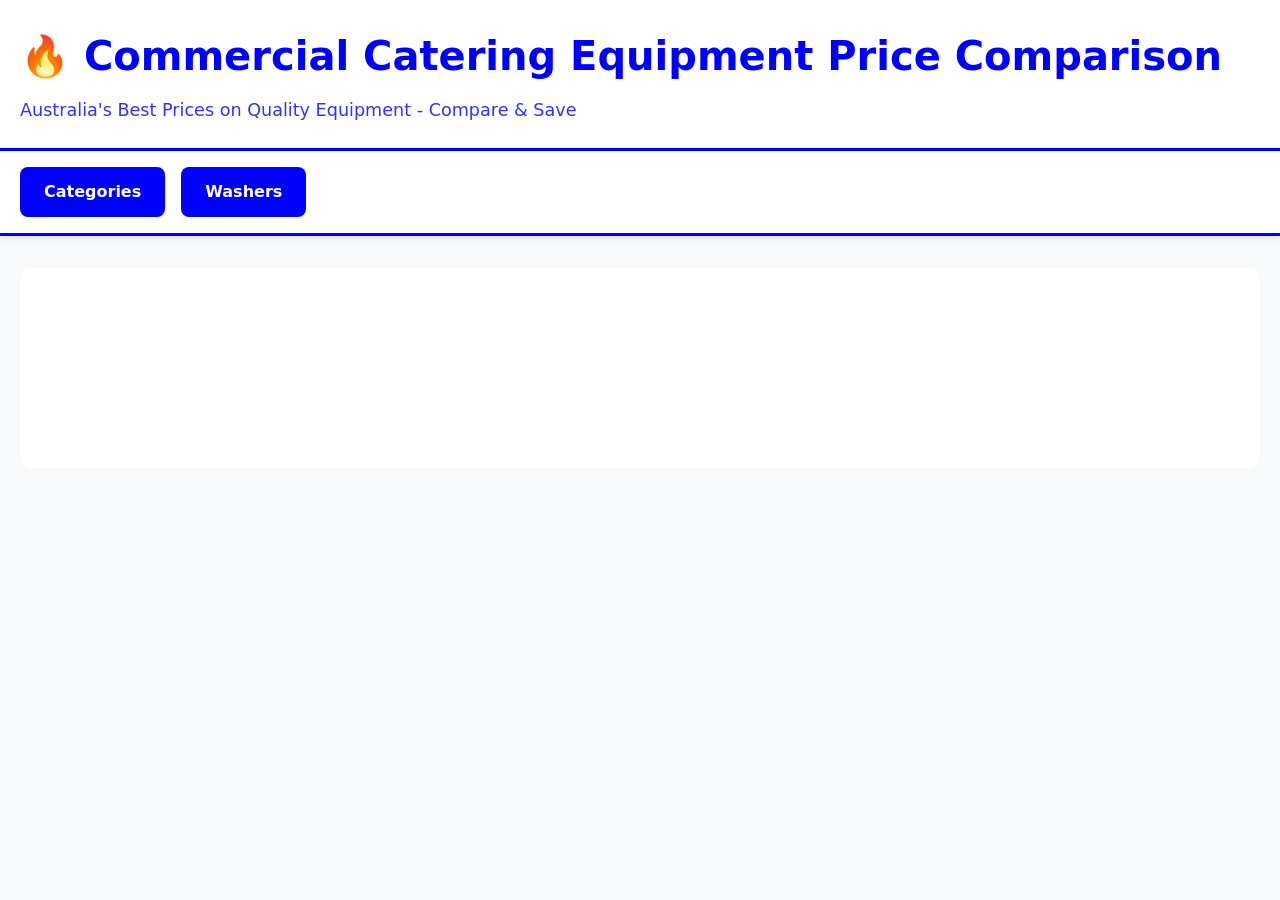
<file: index.html>
<!DOCTYPE html>
<html lang="en">
<head>
    <meta charset="UTF-8">
    <meta name="viewport" content="width=device-width, initial-scale=1.0">
    <title>Commercial Catering Equipment Price Comparison</title>
    <link rel="stylesheet" href="css/styles.css">
</head>
<body>
    <header>
        <div class="container">
            <h1>🔥 Commercial Catering Equipment Price Comparison</h1>
            <p class="tagline">Australia's Best Prices on Quality Equipment - Compare & Save</p>
        </div> 
    </header>
    
    <nav>
        <div class="nav-container">
            <a href="#" class="category-btn">Categories</a>
            <a href="washers.html" class="category-btn">Washers</a>
        </div>
    </nav> 
    
    <div class="container">
        <div class="welcome-section">
            <h2>Welcome to Our Price Comparison Tool</h2>
            <p>Click "Washers" above to browse our glasswashers, dishwashers, potwashers, and conveyors.</p>
            <p>Compare prices across Australia's leading suppliers and save money on commercial equipment.</p>
        </div>
    </div>
</body>
</html>
</file>
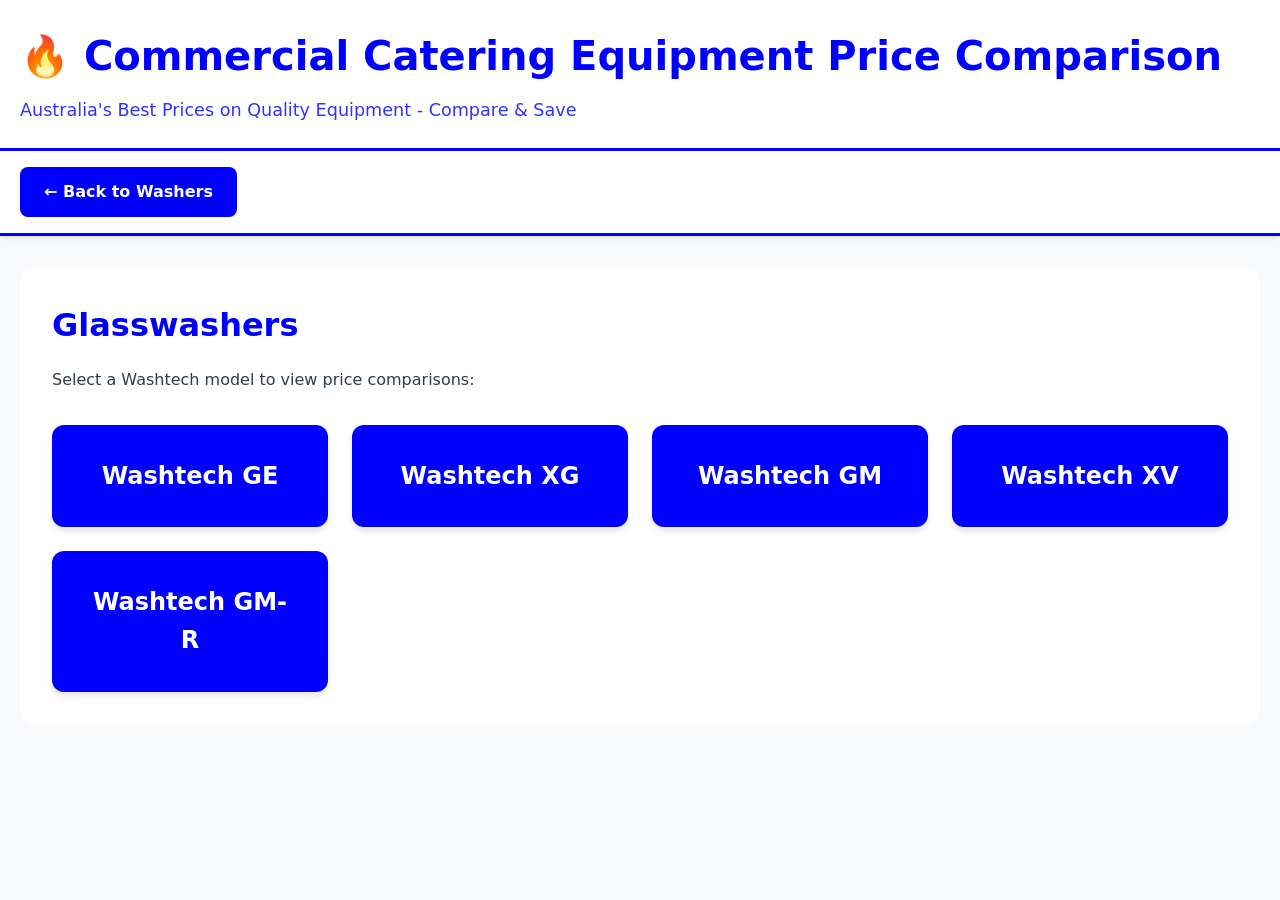
<file: glasswashers.html>
<!DOCTYPE html>
<html lang="en">
<head>
    <meta charset="UTF-8">
    <meta name="viewport" content="width=device-width, initial-scale=1.0">
    <title>Glasswashers - Price Comparison</title>
    <link rel="stylesheet" href="css/styles.css">
</head>
<body>
    <header>
        <div class="container">
            <h1>🔥 Commercial Catering Equipment Price Comparison</h1>
            <p>Australia's Best Prices on Quality Equipment - Compare & Save</p>
        </div>
    </header>
    
    <nav>
        <div class="nav-container">
            <a href="washers.html" class="category-btn">← Back to Washers</a>
        </div>
    </nav>
    
    <div class="container">
        <div class="category-page">
            <h2>Glasswashers</h2>
            <p>Select a Washtech model to view price comparisons:</p>
            
            <div class="button-grid">
                <a href="washtech-ge.html" class="large-btn">Washtech GE</a>
                <a href="washtech-xg.html" class="large-btn">Washtech XG</a>
                <a href="washtech-gm.html" class="large-btn">Washtech GM</a>
                <a href="washtech-xv.html" class="large-btn">Washtech XV</a>
                <a href="washtech-gm-r.html" class="large-btn">Washtech GM-R</a>
            </div>
        </div>
    </div>
</body>
</html>
</file>
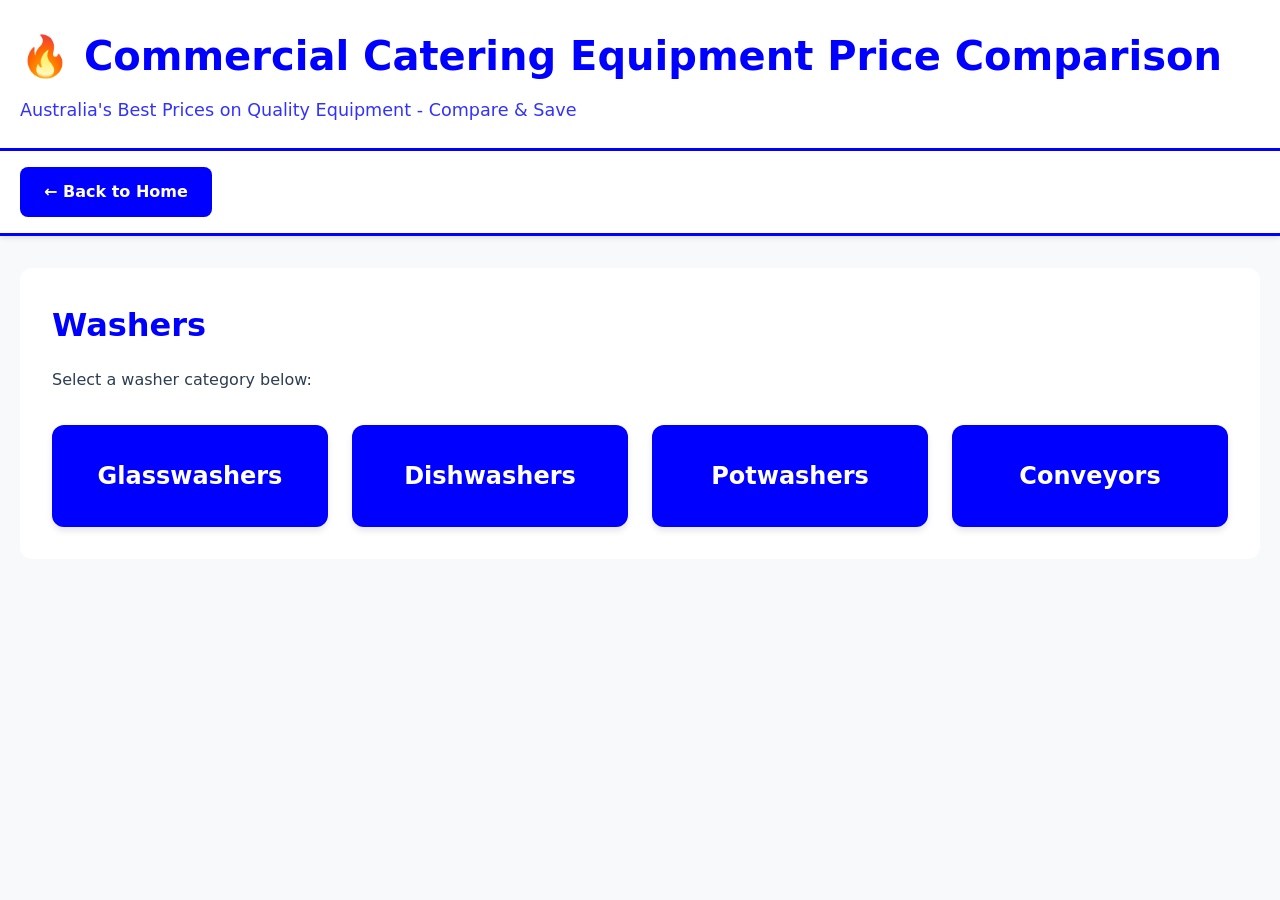
<file: washers.html>
<!DOCTYPE html>
<html lang="en">
<head>
    <meta charset="UTF-8">
    <meta name="viewport" content="width=device-width, initial-scale=1.0">
    <title>Washers - Price Comparison</title>
    <link rel="stylesheet" href="css/styles.css">
</head>
<body>
    <header>
        <div class="container">
            <h1>🔥 Commercial Catering Equipment Price Comparison</h1>
            <p>Australia's Best Prices on Quality Equipment - Compare & Save</p>
        </div>
    </header>
    
    <nav>
        <div class="nav-container">
            <a href="index.html" class="category-btn">← Back to Home</a>
        </div>
    </nav>
    
    <div class="container">
        <div class="category-page">
            <h2>Washers</h2>
            <p>Select a washer category below:</p>
            
            <div class="button-grid">
                <a href="glasswashers.html" class="large-btn">Glasswashers</a>
                <a href="dishwashers.html" class="large-btn">Dishwashers</a>
                <a href="potwashers.html" class="large-btn">Potwashers</a>
                <a href="conveyors.html" class="large-btn">Conveyors</a>
            </div>
        </div>
    </div>
</body>
</html>
</file>
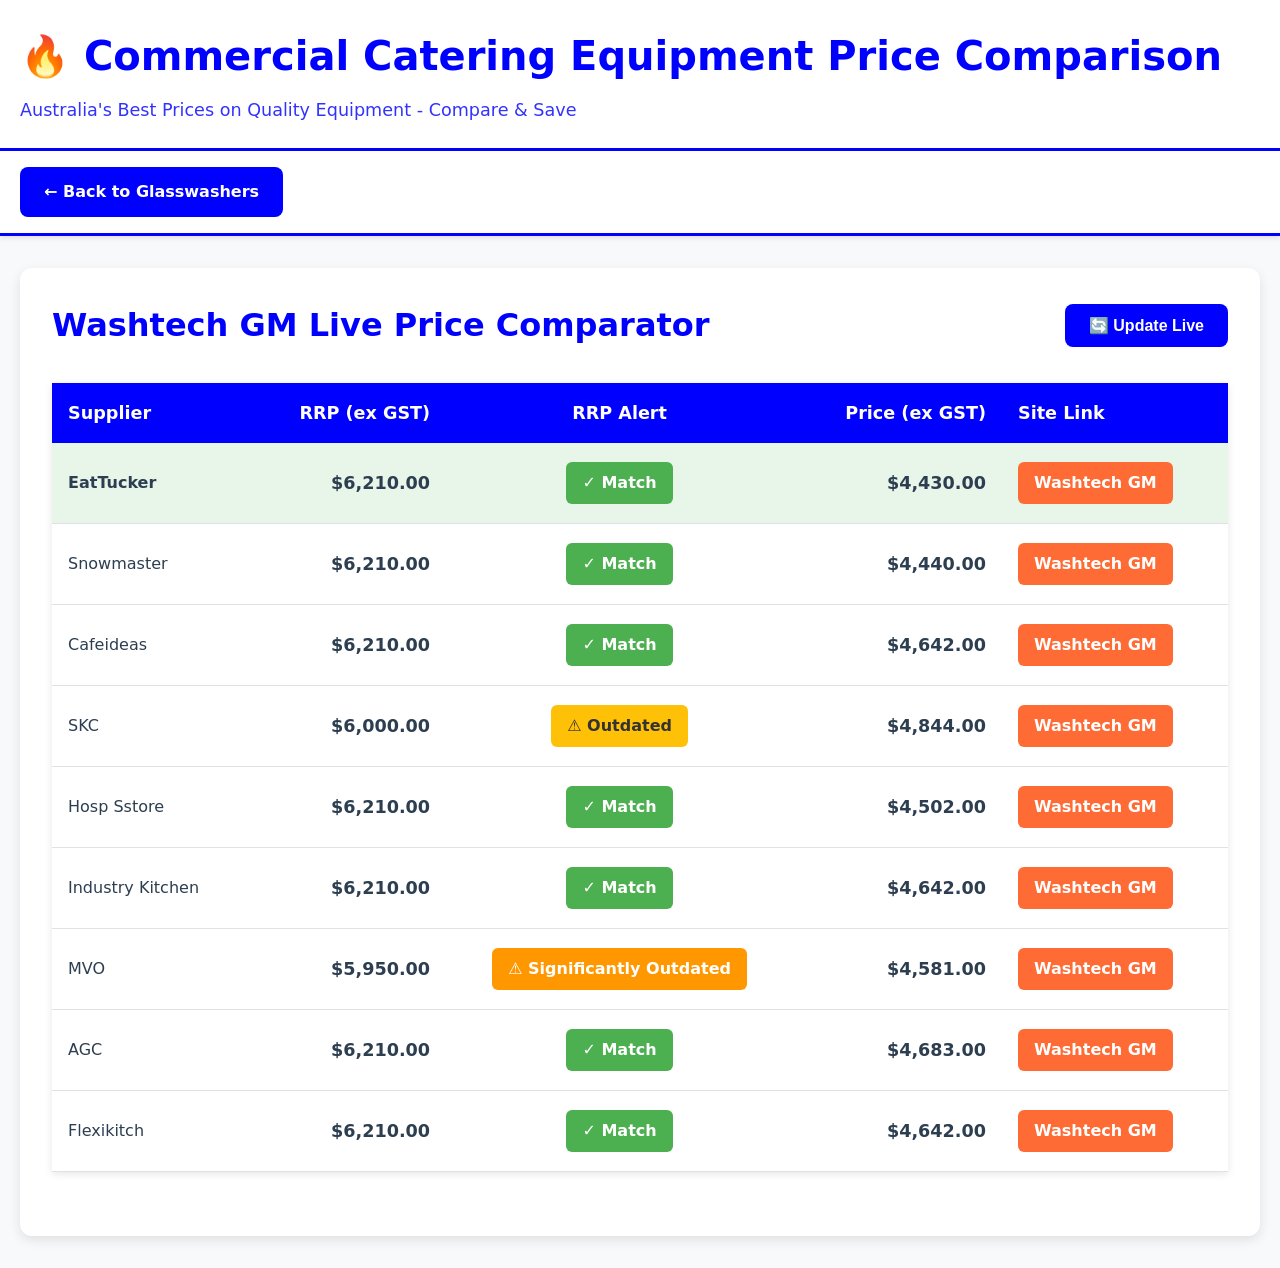
<file: washtech-gm.html>
<!DOCTYPE html>
<html lang="en">
<head>
    <meta charset="UTF-8">
    <meta name="viewport" content="width=device-width, initial-scale=1.0">
    <title>Washtech GM - Live Price Comparator</title>
    <link rel="stylesheet" href="css/styles.css">
</head>
<body>
    <header>
        <div class="container">
            <h1>🔥 Commercial Catering Equipment Price Comparison</h1>
            <p>Australia's Best Prices on Quality Equipment - Compare & Save</p>
        </div>
    </header>
    
    <nav>
        <div class="nav-container">
            <a href="glasswashers.html" class="category-btn">← Back to Glasswashers</a>
        </div>
    </nav>
    
    <div class="container">
        <div class="comparison-page">
            <div class="comparison-header">
                <h2>Washtech GM Live Price Comparator</h2>
                <button class="update-btn" onclick="updatePrices()">🔄 Update Live</button>
            </div>
  <table class="comparison-table">
    <thead>
        <tr>
            <th>Supplier</th>
            <th class="price-column">RRP (ex GST)</th>
            <th class="alert-column">RRP Alert</th>
            <th class="price-column">Price (ex GST)</th>
            <th>Site Link</th>
        </tr>
    </thead>
    <tbody>
        <!-- EatTucker (Master Price) -->
        <tr class="master-row">
            <td><strong>EatTucker</strong></td>
            <td class="price-column">$6,210.00</td>
            <td class="alert-column">
                <span class="alert-match">✓ Match</span>
            </td>
            <td class="price-column">$4,430.00</td>
            <td>
                <a href="https://eattucker.com/all-products/washtech-gm-glasswasher-dishwasher/" target="_blank" class="product-link">Washtech GM</a>
            </td>
        </tr>
        
        <!-- Snowmaster -->
        <tr>
            <td>Snowmaster</td>
            <td class="price-column">$6,210.00</td>
            <td class="alert-column">
                <span class="alert-match">✓ Match</span>
            </td>
            <td class="price-column">$4,440.00</td>
            <td>
                <a href="https://snowmaster.com.au/washtech-gm-undercounter-glasswasher-dishwasher" target="_blank" class="product-link">Washtech GM</a>
            </td>
        </tr>
        
        <!-- Cafeideas -->
        <tr>
            <td>Cafeideas</td>
            <td class="price-column">$6,210.00</td>
            <td class="alert-column">
                <span class="alert-match">✓ Match</span>
            </td>
            <td class="price-column">$4,642.00</td>
            <td>
                <a href="https://www.cafeideas.com.au/washtech-gm-professional-undercounter-glasswasher-light-duty-450mm-rack.html" target="_blank" class="product-link">Washtech GM</a>
            </td>
        </tr>
        
        <!-- SKC -->
        <tr>
            <td>SKC</td>
            <td class="price-column">$6,000.00</td>
            <td class="alert-column">
                <span class="alert-outdated">⚠ Outdated</span>
            </td>
            <td class="price-column">$4,844.00</td>
            <td>
                <a href="https://www.sydneycommercialkitchens.com.au/brands/washtech/washtech-professional-undercounter-glass-washer-gm" target="_blank" class="product-link">Washtech GM</a>
            </td>
        </tr>
        
        <!-- Hosp Sstore -->
        <tr>
            <td>Hosp Sstore</td>
            <td class="price-column">$6,210.00</td>
            <td class="alert-column">
                <span class="alert-match">✓ Match</span>
            </td>
            <td class="price-column">$4,502.00</td>
            <td>
                <a href="https://www.hospitalitysuperstore.com.au/product/washtech-professional-glass-dishwasher-505mm-gm/" target="_blank" class="product-link">Washtech GM</a>
            </td>
        </tr>
        
        <!-- Industry Kitchen -->
        <tr>
            <td>Industry Kitchen</td>
            <td class="price-column">$6,210.00</td>
            <td class="alert-column">
                <span class="alert-match">✓ Match</span>
            </td>
            <td class="price-column">$4,642.00</td>
            <td>
                <a href="#" target="_blank" class="product-link">Washtech GM</a>
            </td>
        </tr>
        
        <!-- MVO -->
        <tr>
            <td>MVO</td>
            <td class="price-column">$5,950.00</td>
            <td class="alert-column">
                <span class="alert-significantly-outdated">⚠ Significantly Outdated</span>
            </td>
            <td class="price-column">$4,581.00</td>
            <td>
                <a href="#" target="_blank" class="product-link">Washtech GM</a>
            </td>
        </tr>
        
        <!-- AGC -->
        <tr>
            <td>AGC</td>
            <td class="price-column">$6,210.00</td>
            <td class="alert-column">
                <span class="alert-match">✓ Match</span>
            </td>
            <td class="price-column">$4,683.00</td>
            <td>
                <a href="#" target="_blank" class="product-link">Washtech GM</a>
            </td>
        </tr>
        
        <!-- Flexikitch -->
        <tr>
            <td>Flexikitch</td>
            <td class="price-column">$6,210.00</td>
            <td class="alert-column">
                <span class="alert-match">✓ Match</span>
            </td>
            <td class="price-column">$4,642.00</td>
            <td>
                <a href="#" target="_blank" class="product-link">Washtech GM</a>
            </td>
        </tr>
    </tbody>
</table>
</file>
<file: css/styles.css>
* {
    margin: 0;
    padding: 0;
    box-sizing: border-box;
}

:root {
    --primary: #0000ff;
    --secondary: #0066ff;
    --accent: #ff6b35;
    --warning: #ffc107;
    --alert: #dc3545;
    --text: #2c3e50;
    --light-bg: #f8f9fa;
    --border: #dee2e6;
}

body {
    font-family: 'Segoe UI', system-ui, -apple-system, sans-serif;
    color: #2c3e50;
    background: #f8f9fa;
    line-height: 1.6;
}

.container {
    max-width: 1400px;
    margin: 0 auto;
    padding: 0 20px;
}

header {
    background: white;
    color: #0000ff;
    padding: 1.5rem 0;
    box-shadow: 0 2px 10px rgba(0,0,0,0.1);
    border-bottom: 3px solid #0000ff;
}

header h1 {
    font-size: clamp(1.5rem, 4vw, 2.5rem);
    margin-bottom: 0.5rem;
    color: #0000ff;
}

header p {
    opacity: 0.8;
    font-size: 1.1rem;
    color: #0000ff;
}

/* Navigation */
nav {
    background: white;
    border-bottom: 3px solid #0000ff;
    padding: 1rem 0;
    box-shadow: 0 2px 5px rgba(0,0,0,0.1);
}

.nav-container {
    display: flex;
    flex-wrap: wrap;
    gap: 1rem;
    padding: 0 20px;
    justify-content: flex-start;
}

.category-btn {
    background: #0000ff;
    color: white;
    border: none;
    padding: 0.75rem 1.5rem;
    border-radius: 8px;
    font-size: 1rem;
    font-weight: 600;
    cursor: pointer;
    transition: all 0.3s ease;
    text-decoration: none;
    display: inline-block;
    white-space: nowrap;
}

.category-btn:hover {
    background: #0066ff;
    transform: translateY(-2px);
    box-shadow: 0 4px 8px rgba(0,0,0,0.2);
}

.category-btn.active {
    background: #ff6b35;
}
    


.size-filter {
    background: white;
    padding: 1rem 20px;
    border-bottom: 1px solid var(--border);
}

.size-filter h3 {
    margin-bottom: 0.75rem;
    color: var(--primary);
}

.size-buttons {
    display: flex;
    flex-wrap: wrap;
    gap: 0.5rem;
}

.size-btn {
    background: #e9ecef;
    border: 2px solid transparent;
    padding: 0.5rem 1rem;
    border-radius: 6px;
    cursor: pointer;
    transition: all 0.2s;
}

.size-btn:hover {
    border-color: var(--primary);
}

.size-btn.active {
    background: var(--primary);
    color: white;
    border-color: var(--primary);
}

.products-grid {
    display: grid;
    grid-template-columns: repeat(auto-fill, minmax(280px, 1fr));
    gap: 1.5rem;
    padding: 2rem 0;
}

.product-card {
    background: white;
    border-radius: 12px;
    overflow: hidden;
    box-shadow: 0 4px 6px rgba(0,0,0,0.1);
    transition: transform 0.3s, box-shadow 0.3s;
    cursor: pointer;
}

.product-card:hover {
    transform: translateY(-5px);
    box-shadow: 0 8px 16px rgba(0,0,0,0.15);
}

.product-image {
    width: 100%;
    height: 200px;
    object-fit: cover;
    background: #f0f0f0;
}

.product-info {
    padding: 1.25rem;
}

.product-brand {
    color: var(--primary);
    font-weight: 600;
    font-size: 0.9rem;
    text-transform: uppercase;
}

.product-model {
    font-size: 1.25rem;
    font-weight: 700;
    margin: 0.5rem 0;
}

.best-price {
    background: linear-gradient(135deg, #00c853 0%, #00e676 100%);
    color: white;
    padding: 0.5rem;
    border-radius: 6px;
    text-align: center;
    font-weight: 600;
    margin-top: 0.75rem;
}

.product-detail {
    background: white;
    border-radius: 12px;
    padding: 2rem;
    margin: 2rem 0;
    box-shadow: 0 4px 12px rgba(0,0,0,0.1);
}

.back-btn {
    background: var(--primary);
    color: white;
    border: none;
    padding: 0.75rem 1.5rem;
    border-radius: 8px;
    cursor: pointer;
    font-size: 1rem;
    margin-bottom: 2rem;
    display: inline-flex;
    align-items: center;
    gap: 0.5rem;
}

.back-btn:hover {
    background: var(--secondary);
}

.detail-header {
    display: grid;
    grid-template-columns: 1fr 2fr;
    gap: 2rem;
    margin-bottom: 2rem;
}

.detail-image {
    width: 100%;
    border-radius: 8px;
    box-shadow: 0 4px 8px rgba(0,0,0,0.1);
}

.detail-info h2 {
    font-size: 2rem;
    color: var(--primary);
    margin-bottom: 1rem;
}

.price-table {
    width: 100%;
    border-collapse: collapse;
    margin-top: 2rem;
    box-shadow: 0 2px 8px rgba(0,0,0,0.1);
}

.price-table th {
    background: var(--primary);
    color: white;
    padding: 1rem;
    text-align: left;
    font-weight: 600;
}

.price-table td {
    padding: 1rem;
    border-bottom: 1px solid var(--border);
}

.price-table tr:hover {
    background: #f8f9fa;
}

.price-cell {
    font-size: 1.25rem;
    font-weight: 700;
    color: var(--primary);
}

.status-warning {
    background: #fff3cd;
    color: #856404;
    padding: 0.5rem;
    border-radius: 4px;
    font-size: 0.9rem;
}

.status-alert {
    background: #f8d7da;
    color: #721c24;
    padding: 0.5rem;
    border-radius: 4px;
    font-size: 0.9rem;
    font-weight: 600;
}

.link-btn {
    background: var(--accent);
    color: white;
    padding: 0.5rem 1rem;
    border-radius: 6px;
    text-decoration: none;
    display: inline-block;
    transition: background 0.3s;
}

.link-btn:hover {
    background: #ff5722;
}

.embed-code {
    background: #f8f9fa;
    border: 1px solid var(--border);
    border-radius: 8px;
    padding: 1.5rem;
    margin-top: 2rem;
}

.embed-code h3 {
    margin-bottom: 1rem;
}

.embed-code code {
    background: white;
    padding: 1rem;
    display: block;
    border-radius: 4px;
    overflow-x: auto;
    font-family: 'Courier New', monospace;
    font-size: 0.9rem;
}

.loading {
    text-align: center;
    padding: 4rem;
}

.loading h2 {
    color: var(--primary);
}

@media (max-width: 768px) {
    .detail-header {
        grid-template-columns: 1fr;
    }
    
    .price-table {
        font-size: 0.9rem;
    }
    
    .price-table th,
    .price-table td {
        padding: 0.75rem 0.5rem;
    }
    
    .nav-container {
        flex-direction: column;
    }
    
    .category-btn {
        width: 100%;
    }
}
/* Comparison Page Styles */
.comparison-page {
    background: white;
    border-radius: 12px;
    padding: 2rem;
    margin: 2rem 0;
    box-shadow: 0 4px 12px rgba(0,0,0,0.1);
}

.comparison-header {
    display: flex;
    justify-content: space-between;
    align-items: center;
    margin-bottom: 2rem;
    flex-wrap: wrap;
    gap: 1rem;
}

.comparison-header h2 {
    color: var(--primary);
    font-size: 2rem;
    margin: 0;
}

.update-btn {
    background: var(--primary);
    color: white;
    border: none;
    padding: 0.75rem 1.5rem;
    border-radius: 8px;
    font-size: 1rem;
    font-weight: 600;
    cursor: pointer;
    transition: all 0.3s;
}

.update-btn:hover {
    background: var(--secondary);
    transform: scale(1.05);
}

.comparison-table {
    width: 100%;
    border-collapse: collapse;
    margin: 2rem 0;
    box-shadow: 0 2px 8px rgba(0,0,0,0.1);
}
.comparison-table thead {
    background: var(--primary);
    color: white;
}

.comparison-table th {
    padding: 1rem;
    text-align: left;
    font-weight: 600;
    font-size: 1.1rem;
}

.comparison-table th.price-column {
    text-align: right;
}

.comparison-table th.alert-column {
    text-align: center;
}

.comparison-table td {
    padding: 1.2rem 1rem;
    border-bottom: 1px solid var(--border);
    vertical-align: middle;
}

.comparison-table tr:hover {
    background: #f8f9fa;
}

.price-column {
    text-align: right;
    font-weight: 600;
    font-size: 1.1rem;
}

.alert-column {
    text-align: center;
}

.master-row {
    background: #e8f5e9 !important;
    font-weight: 600;
}

.master-row:hover {
    background: #e8f5e9 !important;
}


.master-row:hover {
    background: #e8f5e9 !important;
}

.rrp-cell {
    font-size: 1.1rem;
    font-weight: 600;
    color: #333;
}

.price-cell {
    font-size: 1.2rem;
    font-weight: 700;
    color: var(--primary);
}

.alert-cell {
    text-align: center;
}

.alert-match {
    background: #4caf50;
    color: white;
    padding: 0.5rem 1rem;
    border-radius: 6px;
    display: inline-flex;
    align-items: center;
    gap: 0.5rem;
    font-weight: 600;
}

.alert-outdated {
    background: #ffc107;
    color: #333;
    padding: 0.5rem 1rem;
    border-radius: 6px;
    display: inline-flex;
    align-items: center;
    gap: 0.5rem;
    font-weight: 600;
}

.alert-significantly-outdated {
    background: #ff9800;
    color: white;
    padding: 0.5rem 1rem;
    border-radius: 6px;
    display: inline-flex;
    align-items: center;
    gap: 0.5rem;
    font-weight: 600;
}

.product-link {
    background: var(--accent);
    color: white;
    padding: 0.5rem 1rem;
    border-radius: 6px;
    text-decoration: none;
    display: inline-block;
    transition: all 0.3s;
    font-weight: 600;
}

.product-link:hover {
    background: #ff5722;
    transform: translateY(-2px);
}

.comparison-notes {
    background: #f8f9fa;
    border-left: 4px solid var(--primary);
    padding: 1.5rem;
    margin-top: 2rem;
    border-radius: 4px;
}

.comparison-notes h3 {
    color: var(--primary);
    margin-bottom: 1rem;
}

.comparison-notes ul {
    list-style: none;
    padding: 0;
    margin: 1rem 0;
}

.comparison-notes li {
    padding: 0.5rem 0;
}

/* Button Grid for Category Pages */
.category-page {
    background: white;
    border-radius: 12px;
    padding: 2rem;
    margin: 2rem 0;
}

.category-page h2 {
    color: var(--primary);
    font-size: 2rem;
    margin-bottom: 1rem;
}

.button-grid {
    display: grid;
    grid-template-columns: repeat(auto-fit, minmax(250px, 1fr));
    gap: 1.5rem;
    margin-top: 2rem;
}

.large-btn {
    background: var(--primary);
    color: white;
    padding: 2rem;
    border-radius: 12px;
    text-decoration: none;
    font-size: 1.5rem;
    font-weight: 700;
    text-align: center;
    transition: all 0.3s;
    box-shadow: 0 4px 6px rgba(0,0,0,0.1);
}

.large-btn:hover {
    background: var(--secondary);
    transform: translateY(-5px);
    box-shadow: 0 8px 16px rgba(0,0,0,0.2);
}

/* Welcome Section */
.welcome-section {
    background: white;
    border-radius: 12px;
    padding: 3rem;
    margin: 2rem 0;
    text-align: center;
    min-height: 200px;
}

.welcome-section h2 {
    color: #0000ff;
    font-size: 2rem;
    margin-bottom: 1rem;
    display: none;
}

.welcome-section p {
    font-size: 1.1rem;
    margin: 1rem 0;
    color: #555;
    display: none;
}

/* Responsive Design */
@media (max-width: 768px) {
    header h1 {
        font-size: 1.5rem;
    }
    
    header p {
        font-size: 0.9rem;
    }
    
    .nav-container {
        justify-content: center;
        padding: 0 10px;
    }
    
    .category-btn {
        font-size: 0.9rem;
        padding: 0.6rem 1.2rem;
    }
    
    .comparison-header {
        flex-direction: column;
        align-items: flex-start;
    }
    
    .comparison-table {
        font-size: 0.85rem;
        display: block;
        overflow-x: auto;
    }
    
    .comparison-table th,
    .comparison-table td {
        padding: 0.5rem;
    }
    
    .button-grid {
        grid-template-columns: 1fr;
    }
    
    .large-btn {
        font-size: 1.2rem;
        padding: 1.5rem;
    }
    @media (max-width: 768px) {
    .comparison-table {
        font-size: 0.8rem;
        display: block;
        overflow-x: auto;
        -webkit-overflow-scrolling: touch;
    }
    
    .comparison-table td {
        padding: 0.8rem 0.5rem;
    }
    
    .price-column {
        font-size: 0.9rem;
    }
    
    .product-link {
        padding: 0.4rem 0.8rem;
        font-size: 0.85rem;
    }
    
    .alert-match,
    .alert-outdated,
    .alert-significantly-outdated {
        padding: 0.3rem 0.6rem;
        font-size: 0.75rem;
    }
}
</file>
